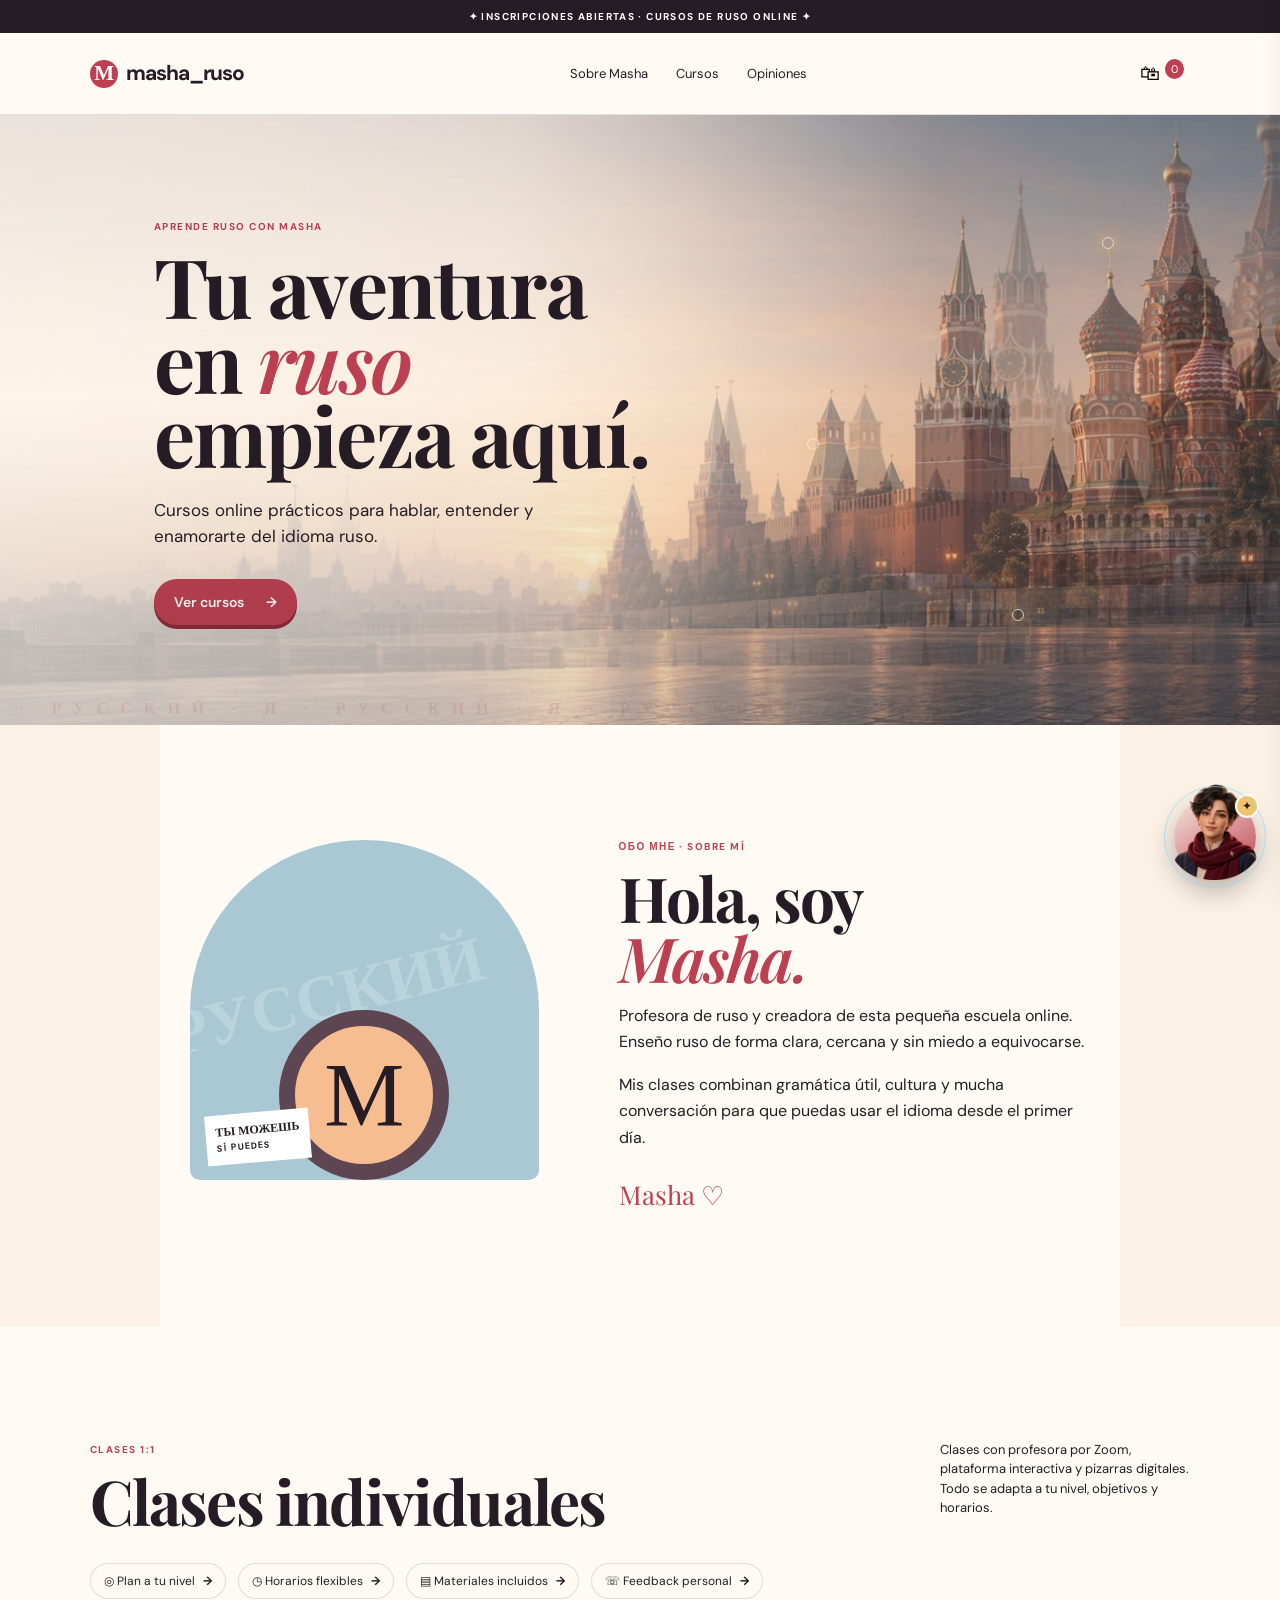
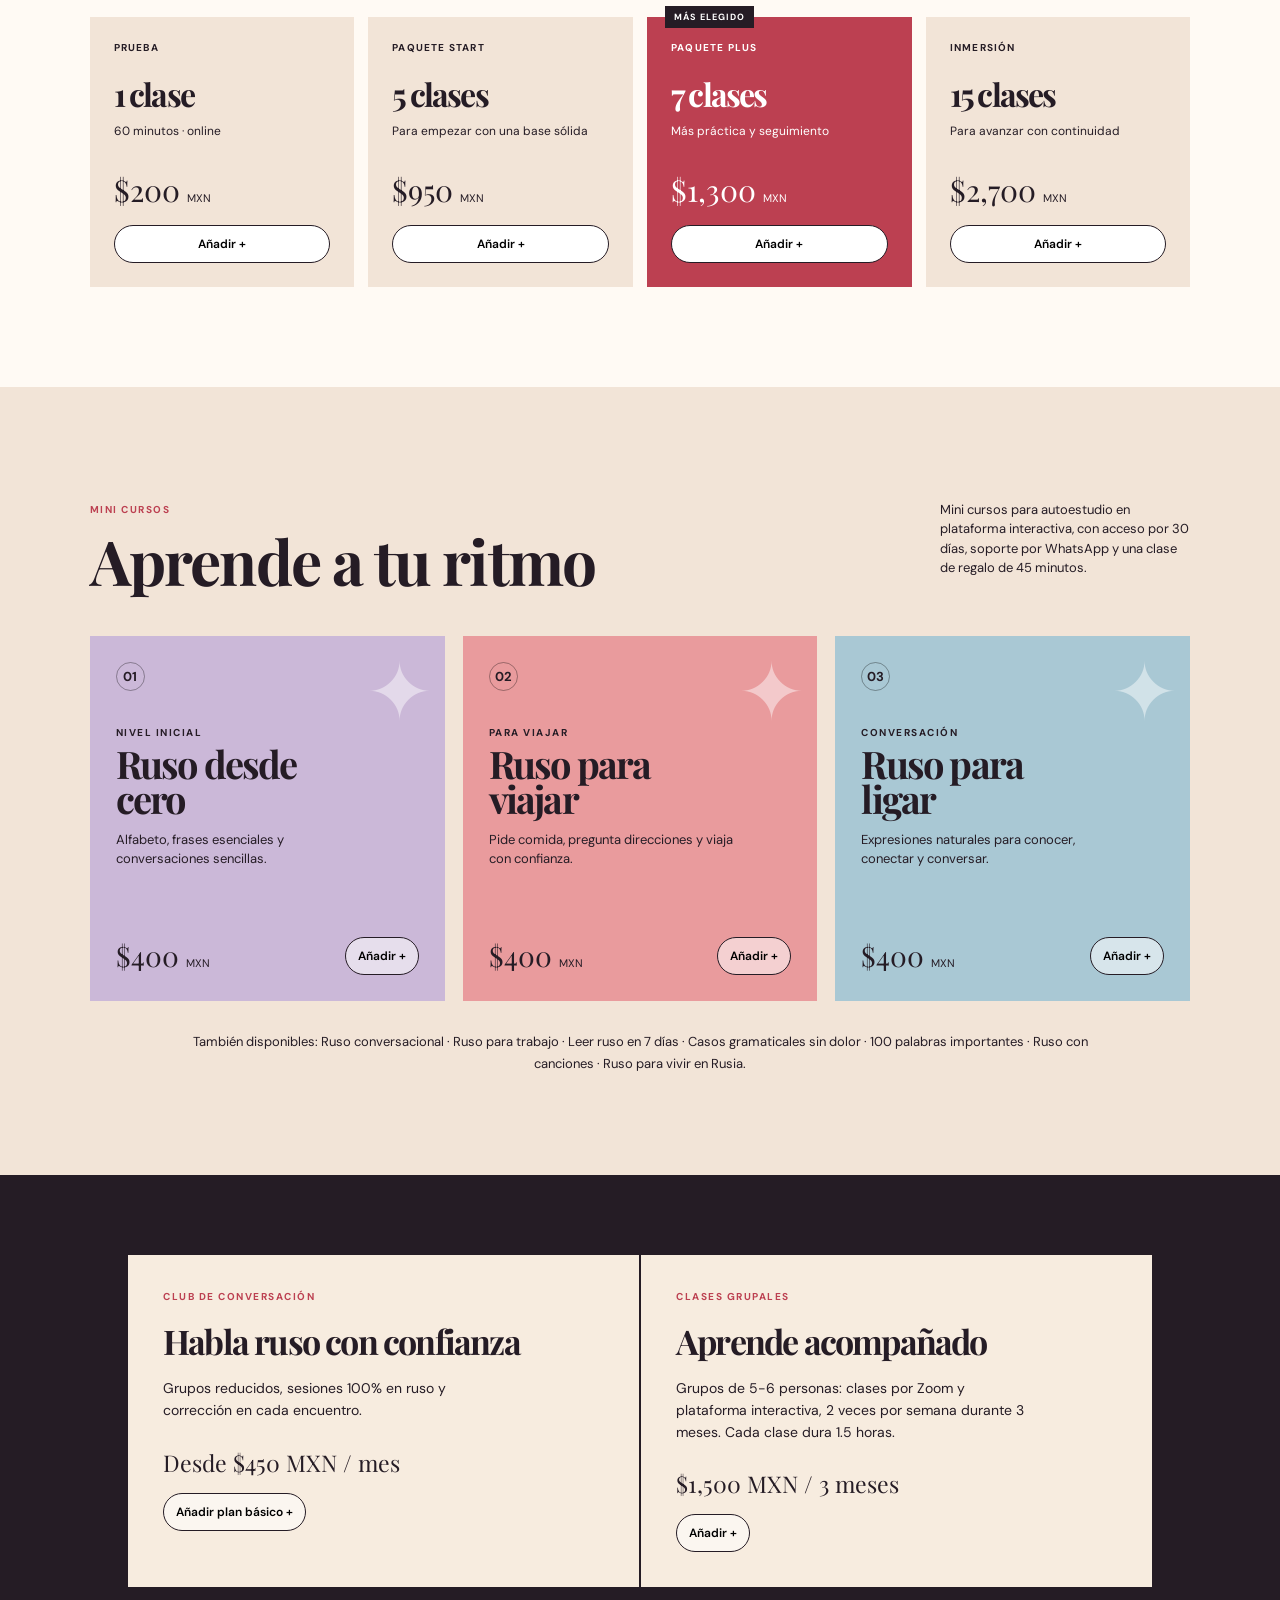
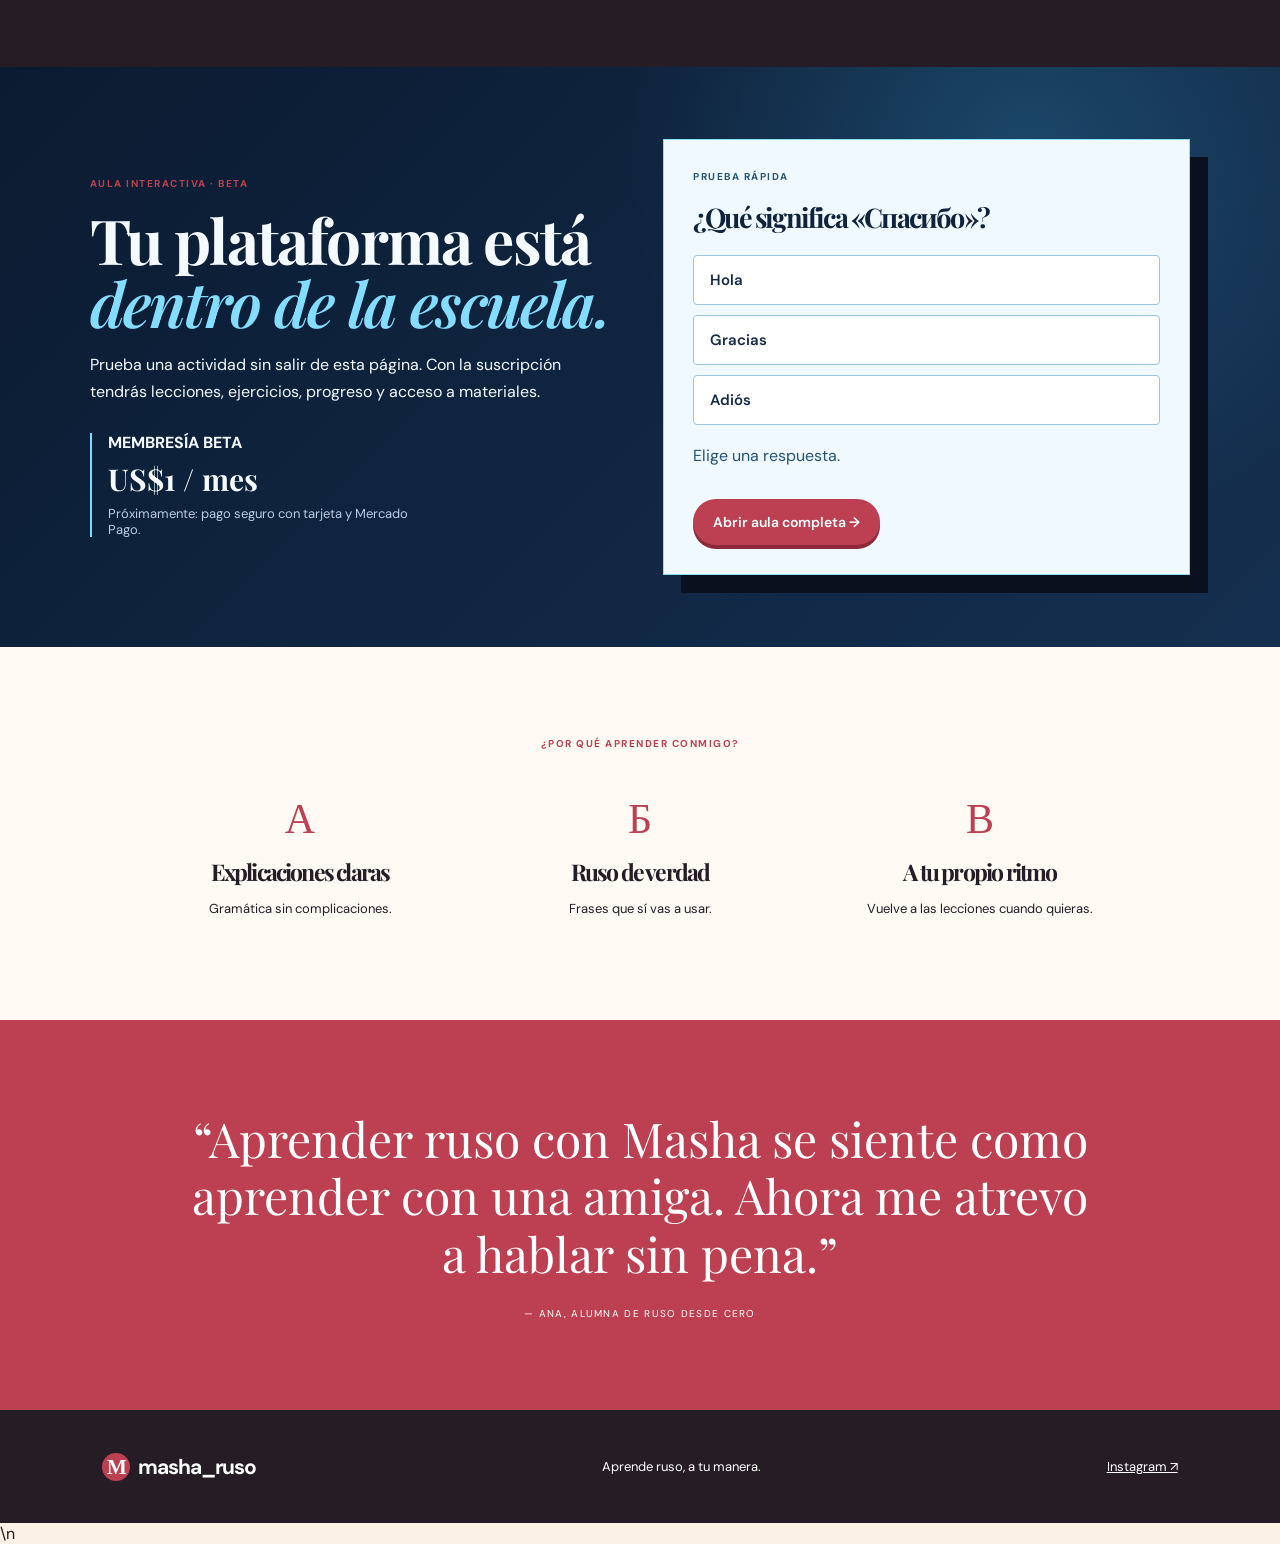
<file: index.html>
<!doctype html>
<html lang="es">
  <head>
    <meta charset="utf-8">
    <meta name="viewport" content="width=device-width,initial-scale=1">
    <title>Masha Ruso · Escuela online</title>
    <link rel="preconnect" href="https://fonts.googleapis.com">
    <link rel="preconnect" href="https://fonts.gstatic.com" crossorigin>
    <link href="https://fonts.googleapis.com/css2?family=DM+Sans:wght@400;500;600;700&family=Playfair+Display:ital,wght@0,600;0,700;1,600&display=swap" rel="stylesheet">
    <link rel="stylesheet" href="css/styles.css?v=clean-aula-19">
    <style>.private-lessons{padding:100px 7vw;background:#fffaf4}.lesson-benefits{display:flex;gap:12px;flex-wrap:wrap;max-width:1160px;margin:32px auto 18px}.lesson-benefits span{padding:9px 13px;border:1px solid #34243322;border-radius:22px;font-size:12px}.package-grid{max-width:1160px;margin:auto;display:grid;grid-template-columns:repeat(4,1fr);gap:14px}.package-grid article{padding:24px;background:#f2e4d7;min-height:270px;display:flex;flex-direction:column;position:relative}.package-grid article.recommended{background:#bc4051;color:#fff}.package-grid article>b{position:absolute;top:-11px;left:18px;background:#251c25;color:#fff;padding:5px 9px;font-size:9px;letter-spacing:1px}.package-grid p{font-size:10px;letter-spacing:1.2px;font-weight:700;margin:0 0 18px}.package-grid h3{font-size:32px}.package-grid small{font-size:12px;line-height:1.4;margin-top:8px}.package-grid strong{font:30px 'Playfair Display';margin:auto 0 15px}.package-grid em{font:11px 'DM Sans';font-style:normal}.package-grid .add{background:#fff}.more-courses{max-width:900px;margin:30px auto 0;text-align:center;font-size:13px;line-height:1.7}.service-strip{background:#251c25;padding:80px 10vw;display:grid;grid-template-columns:1fr 1fr;gap:2px}.service-strip article{background:#f7ecdf;padding:35px}.service-strip h3{font-size:34px}.service-strip article>p:not(.eyebrow){font-size:14px;line-height:1.55;max-width:350px}.service-strip strong{display:block;margin:25px 0 15px;font:23px 'Playfair Display'}@media(max-width:720px){.package-grid,.service-strip{grid-template-columns:1fr}.private-lessons{padding:70px 20px}}</style>
  </head>
  <body>
    <div class="announcement">✦ INSCRIPCIONES ABIERTAS · CURSOS DE RUSO ONLINE ✦</div>
    <header>
      <a class="brand" href="#inicio">
        <span>М</span> masha_ruso</a>
          <nav>
            <a href="#masha">Sobre Masha</a>
            <a href="#cursos">Cursos</a>
            <a href="#opiniones">Opiniones</a>
          </nav>
          <button class="cart-button" id="open-cart">🛍 <b id="cart-count">0</b>
          </button>
        </header>
        <main id="inicio">
          <section class="hero">
            <div class="hero-copy">
              <p class="eyebrow">APRENDE RUSO CON MASHA</p>
              <h1>Tu aventura<br>en <i>ruso</i>
                <br>empieza aquí.</h1>
                <p class="lead">Cursos online prácticos para hablar, entender y enamorarte del idioma ruso.</p>
                <a href="#cursos" class="button">Ver cursos <span>→</span>
                </a>
              </div>
              </section>
            <section class="about" id="masha">
              <div class="portrait">
                <div class="portrait-circle">М</div>
                <div class="star">✦</div>
                <div class="label">ТЫ МОЖЕШЬ<br>
                  <small>SÍ PUEDES</small>
                </div>
              </div>
              <div>
                <p class="eyebrow">ОБО МНЕ · SOBRE MÍ</p>
                <h2>Hola, soy<br>
                  <i>Masha.</i>
                </h2>
                <p>Profesora de ruso y creadora de esta pequeña escuela online. Enseño ruso de forma clara, cercana y sin miedo a equivocarse.</p>
                <p>Mis clases combinan gramática útil, cultura y mucha conversación para que puedas usar el idioma desde el primer día.</p>
                <div class="signature">Masha ♡</div>
              </div>
            </section>
            <section class="private-lessons" id="cursos">
              <div class="section-heading">
                <div>
                  <p class="eyebrow">CLASES 1:1</p>
                  <h2>Clases individuales</h2>
                </div>
                <p>Plan personalizado, horarios flexibles y conversación real desde la primera clase.</p>
              </div>
              <div class="lesson-benefits lesson-links">
                <a href="test-nivel.html" title="Haz el test y recibe tu nivel recomendado">◎ Plan a tu nivel <b>→</b></a>
                <a href="reservar.html" title="Elige el horario que prefieres para tu clase">◷ Horarios flexibles <b>→</b></a>
                <a href="#aula" title="Abre ejercicios dentro de esta página">▤ Materiales incluidos <b>→</b></a>
                <a href="https://wa.me/524421562187?text=Hola%20Masha%2C%20quiero%20recibir%20feedback%20personal." target="_blank" rel="noopener" title="Escríbele directamente a Masha">☏ Feedback personal <b>→</b></a>
              </div>
              <div class="package-grid">
                <article>
                  <p>PRUEBA</p>
                  <h3>1 clase</h3>
                  <small>60 minutos · online</small>
                  <strong>$200 <em>MXN</em>
                  </strong>
                  <button class="add" data-name="Clase individual - 1 clase" data-price="200">Añadir +</button>
                </article>
                <article>
                  <p>PAQUETE START</p>
                  <h3>5 clases</h3>
                  <small>Para empezar con una base sólida</small>
                  <strong>$950 <em>MXN</em>
                  </strong>
                  <button class="add" data-name="Paquete individual - 5 clases" data-price="950">Añadir +</button>
                </article>
                <article class="recommended">
                  <b>MÁS ELEGIDO</b>
                  <p>PAQUETE PLUS</p>
                  <h3>7 clases</h3>
                  <small>Más práctica y seguimiento</small>
                  <strong>$1,300 <em>MXN</em>
                  </strong>
                  <button class="add" data-name="Paquete individual - 7 clases" data-price="1300">Añadir +</button>
                </article>
                <article>
                  <p>INMERSIÓN</p>
                  <h3>15 clases</h3>
                  <small>Para avanzar con continuidad</small>
                  <strong>$2,700 <em>MXN</em>
                  </strong>
                  <button class="add" data-name="Paquete individual - 15 clases" data-price="2700">Añadir +</button>
                </article>
              </div>
            </section>
            <section class="courses">
              <div class="section-heading">
                <div>
                  <p class="eyebrow">MINI CURSOS</p>
                  <h2>Aprende a tu ritmo</h2>
                </div>
                <p>Acceso durante 30 días, ejercicios prácticos y materiales descargables.</p>
              </div>
              <div class="course-grid">
                <article class="course-card lilac">
                  <div class="course-no">01</div>
                  <p class="course-kicker">NIVEL INICIAL</p>
                  <h3>Ruso desde<br>cero</h3>
                  <p>Alfabeto, frases esenciales y conversaciones sencillas.</p>
                  <div class="course-footer">
                    <strong>$400 <small>MXN</small>
                    </strong>
                    <button class="add" data-name="Mini curso - Ruso desde cero" data-price="400">Añadir +</button>
                  </div>
                </article>
                <article class="course-card peach">
                  <div class="course-no">02</div>
                  <p class="course-kicker">PARA VIAJAR</p>
                  <h3>Ruso para<br>viajar</h3>
                  <p>Pide comida, pregunta direcciones y viaja con confianza.</p>
                  <div class="course-footer">
                    <strong>$400 <small>MXN</small>
                    </strong>
                    <button class="add" data-name="Mini curso - Ruso para viajar" data-price="400">Añadir +</button>
                  </div>
                </article>
                <article class="course-card blue">
                  <div class="course-no">03</div>
                  <p class="course-kicker">CONVERSACIÓN</p>
                  <h3>Ruso para<br>ligar</h3>
                  <p>Expresiones naturales para conocer, conectar y conversar.</p>
                  <div class="course-footer">
                    <strong>$400 <small>MXN</small>
                    </strong>
                    <button class="add" data-name="Mini curso - Ruso para ligar" data-price="400">Añadir +</button>
                  </div>
                </article>
              </div>
              <p class="more-courses">También disponibles: Ruso conversacional · Ruso para trabajo · Leer ruso en 7 días · Casos gramaticales sin dolor · 100 palabras importantes · Ruso con canciones · Ruso para vivir en Rusia.</p>
            </section>
            <section class="service-strip">
              <article>
                <p class="eyebrow">CLUB DE CONVERSACIÓN</p>
                <h3>Habla ruso con confianza</h3>
                <p>Grupos reducidos, sesiones 100% en ruso y corrección en cada encuentro.</p>
                <strong>Desde $450 MXN / mes</strong>
                <button class="add" data-name="Club de conversación - Plan básico" data-price="450">Añadir plan básico +</button>
              </article>
              <article>
                <p class="eyebrow">CLASES GRUPALES</p>
                <h3>Aprende acompañado</h3>
                <p>Programa de 3 meses, 2 clases por semana y grupos de 5-6 personas.</p>
                <strong>$1,500 MXN / 3 meses</strong>
                <button class="add" data-name="Clases grupales - 3 meses" data-price="1500">Añadir +</button>
              </article>
            </section>
            <section class="aula-home" id="aula">
              <div><p class="eyebrow">AULA INTERACTIVA · BETA</p><h2>Tu plataforma está <i>dentro de la escuela.</i></h2><p>Prueba una actividad sin salir de esta página. Con la suscripción tendrás lecciones, ejercicios, progreso y acceso a materiales.</p><div class="aula-plan"><b>MEMBRESÍA BETA</b><strong>US$1 / mes</strong><span>Próximamente: pago seguro con tarjeta y Mercado Pago.</span></div></div>
              <div class="aula-quiz"><p class="eyebrow">PRUEBA RÁPIDA</p><h3>¿Qué significa «Спасибо»?</h3><div id="aula-options"><button data-answer="no">Hola</button><button data-answer="yes">Gracias</button><button data-answer="no">Adiós</button></div><p id="aula-feedback" aria-live="polite">Elige una respuesta.</p><a href="plataforma.html?v=platform-demo-17" class="button">Abrir aula completa →</a></div>
            </section>
            <section class="reasons">
              <p class="eyebrow">¿POR QUÉ APRENDER CONMIGO?</p>
              <div class="reason-grid">
                <div>
                  <b>А</b>
                  <h3>Explicaciones claras</h3>
                  <p>Gramática sin complicaciones.</p>
                </div>
                <div>
                  <b>Б</b>
                  <h3>Ruso de verdad</h3>
                  <p>Frases que sí vas a usar.</p>
                </div>
                <div>
                  <b>В</b>
                  <h3>A tu propio ritmo</h3>
                  <p>Vuelve a las lecciones cuando quieras.</p>
                </div>
              </div>
            </section>
            <section class="testimonial" id="opiniones">
              <p>“Aprender ruso con Masha se siente como aprender con una amiga. Ahora me atrevo a hablar sin pena.”</p>
              <span>— ANA, ALUMNA DE RUSO DESDE CERO</span>
            </section>
          
    </main>
          <footer>
            <a class="brand" href="#inicio">
              <span>М</span> masha_ruso</a>
                <p>Aprende ruso, a tu manera.</p>
                <a href="https://instagram.com/masha_ruso">Instagram ↗</a>
              </footer>
              <aside class="cart" id="cart">
                <div class="cart-head">
                  <h2>Tu carrito</h2>
                  <button class="icon-button" id="close-cart">×</button>
                </div>
                <div id="cart-items" class="cart-items">
                  <p class="empty">Tu carrito está vacío.<br>Elige un curso para empezar.</p>
                </div>
                <div class="cart-bottom">
                  <div>
                    <span>Total</span>
                    <strong id="cart-total">$0 MXN</strong>
                  </div>
                  <button class="button checkout" id="checkout" disabled>Continuar a pagar <span>→</span>
                  </button>
                  <small>Pago seguro mediante Mercado Pago o Stripe.</small>
                </div>
              </aside>
              <div class="overlay" id="overlay">
              </div>
              <section class="payment-modal" id="payment-modal">
                <div>
                  <button class="icon-button modal-close" id="close-payment">×</button>
                  <p class="eyebrow">CASI LISTO</p>
                  <h2>Tu compra está<br>
                    <i>reservada.</i>
                  </h2>
                  <p>Para activar pagos reales, conecta aquí tu enlace de Mercado Pago o Stripe. El carrito ya está listo.</p>
                  <a class="button" href="https://www.mercadopago.com.mx">Ir a Mercado Pago <span>→</span>
                  </a>
                </div>
              </section>
              <button class="guide-orb" id="guide-toggle" aria-label="Abrir asistente virtual" aria-expanded="false">
    <img src="assets/virtual-guide.png" alt="Asistente virtual">
    <span>✦</span>
  </button>
  <aside class="virtual-guide" id="virtual-guide" aria-label="Asistente virtual">
    <button class="guide-close" id="guide-close" aria-label="Cerrar">×</button>
    <img class="guide-avatar" src="assets/virtual-guide.png" alt="">
    <p class="eyebrow">TU GUÍA VIRTUAL</p>
    <h3>Hola, soy <i>Nika.</i></h3>
    <p>Estoy aquí para ayudarte a encontrar tu nivel, reservar una clase o empezar a practicar ruso.</p>
    <div class="guide-actions">
      <a href="test-nivel.html">Hacer mi test de nivel <span>→</span></a>
      <a href="reservar.html">Reservar una clase <span>→</span></a>
      <a href="plataforma.html">Jugar y practicar <span>→</span></a>
      <a href="https://wa.me/524421562187?text=Hola%20Masha%2C%20tengo%20una%20pregunta%20sobre%20los%20cursos." target="_blank" rel="noopener">Hablar con Masha <span>↗</span></a>
    </div>
    <div class="guide-tools">
      <button id="guide-speak" type="button">🔊 Escuchar a Nika</button>
      <button id="guide-mic" type="button">🎙 Hablar con Nika</button>
    </div>
    <select class="guide-language" id="guide-language" aria-label="Idioma para el micrófono"><option value="es-MX">🎙 Hablar en español</option><option value="ru-RU">🎙 Говорить по-русски</option></select>
    <form class="guide-chat" id="guide-chat">
      <input id="guide-input" autocomplete="off" placeholder="Escríbele a Nika..." aria-label="Mensaje para Nika">
      <button type="submit">Enviar</button>
    </form>
    <p class="guide-message" id="guide-message">Dime o escribe: «nivel», «clase», «juego» o «WhatsApp».</p>
  </aside>
\n<script src="js/script.js?v=clean-aula-19"></script>
<script src="js/nika-home.js?v=clean-aula-19"></script>
<script src="js/aula-home.js?v=clean-aula-19"></script>
</body>
          </html>
</file>
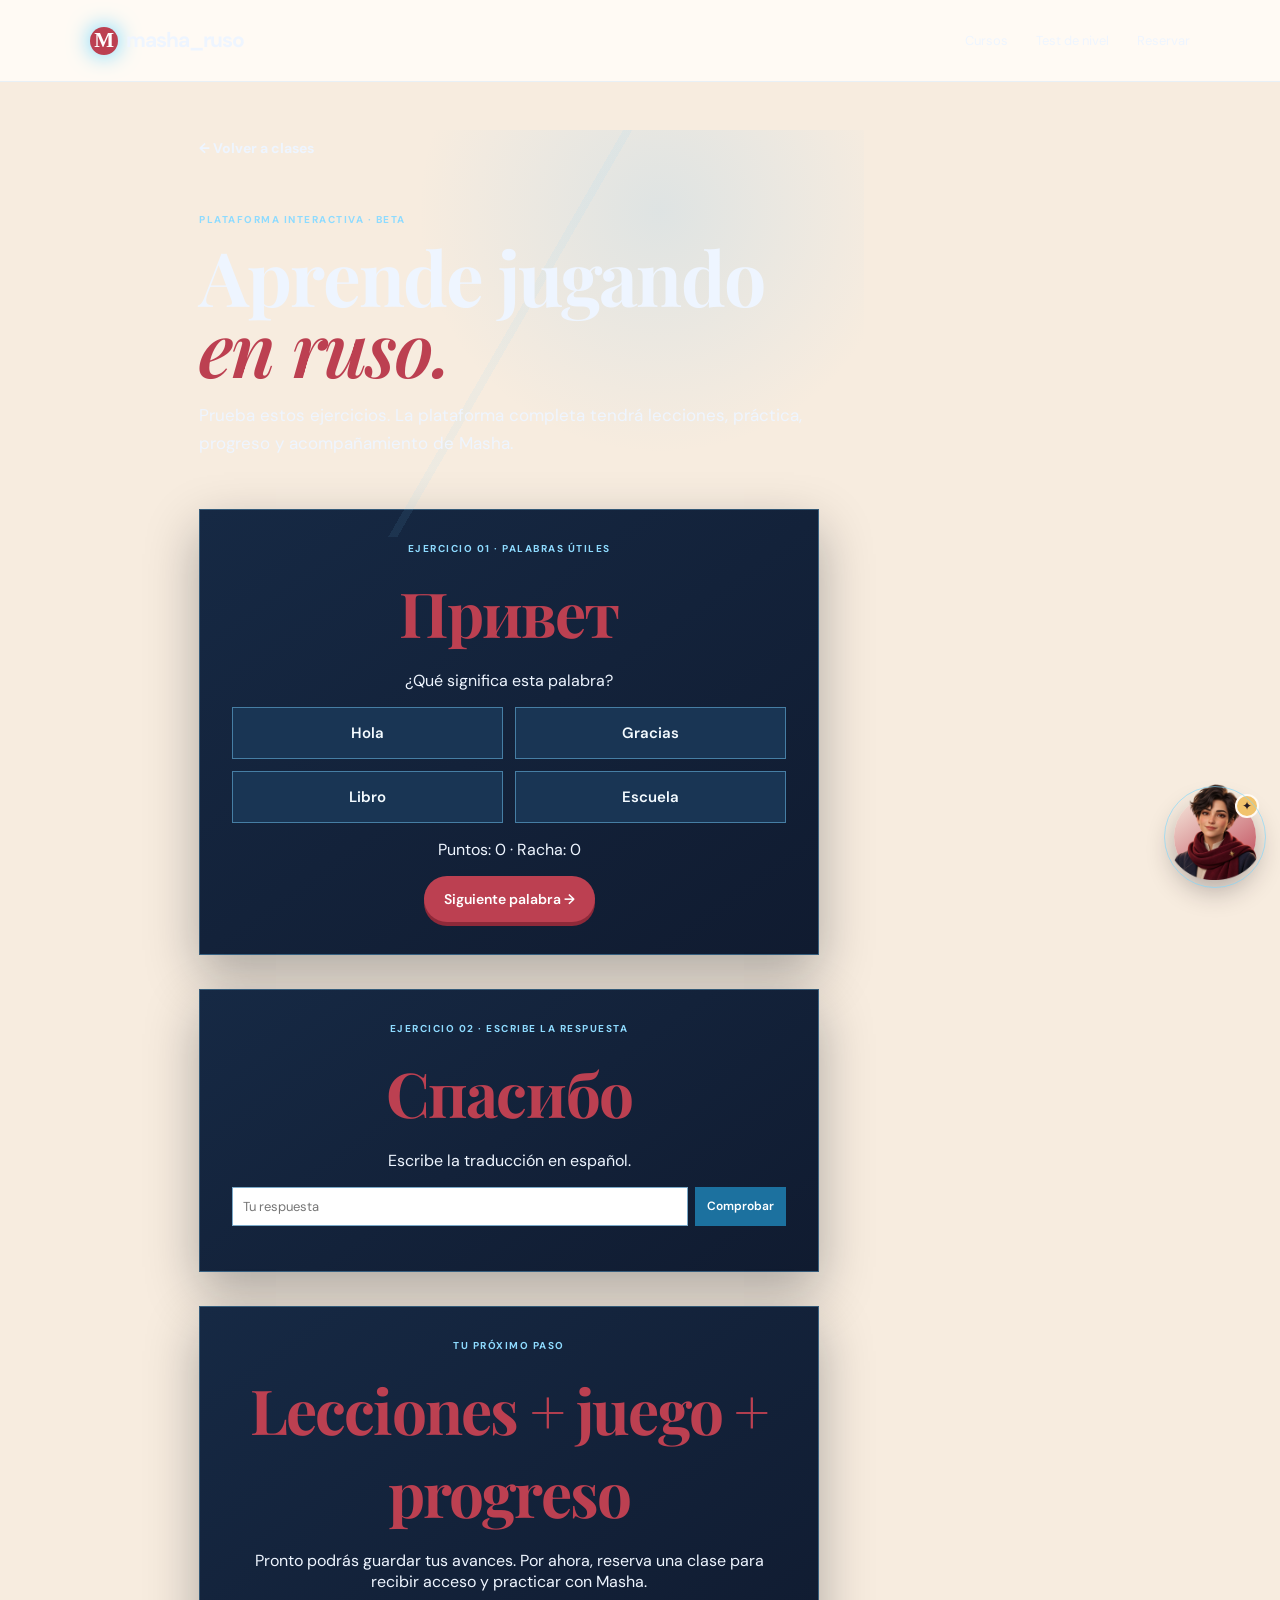
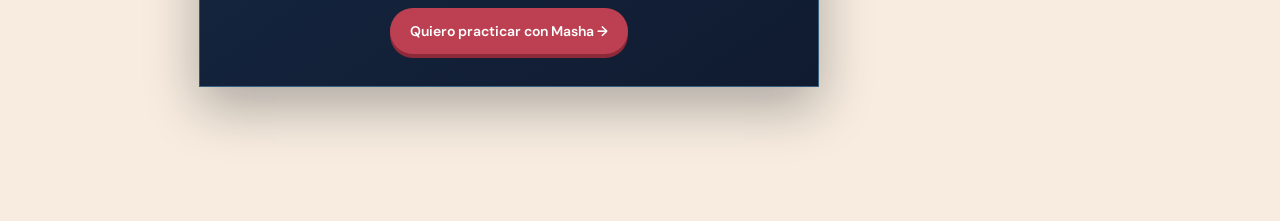
<file: plataforma.html>
<!doctype html>
<html lang="es">
<head>
  <meta charset="utf-8"><meta name="viewport" content="width=device-width,initial-scale=1">
  <title>Plataforma · Masha Ruso</title>
  <link rel="preconnect" href="https://fonts.googleapis.com"><link rel="preconnect" href="https://fonts.gstatic.com" crossorigin>
  <link href="https://fonts.googleapis.com/css2?family=DM+Sans:wght@400;500;600;700&family=Playfair+Display:ital,wght@0,600;0,700;1,600&display=swap" rel="stylesheet">
  <link rel="stylesheet" href="css/styles.css?v=platform-demo-17"><link rel="stylesheet" href="css/experiencia.css?v=platform-demo-17">
</head>
<body class="experience-page">
<header><a class="brand" href="index.html?v=nika-demo-17"><span>М</span> masha_ruso</a><nav><a href="index.html?v=nika-demo-17#cursos">Cursos</a><a href="test-nivel.html">Test de nivel</a><a href="reservar.html">Reservar</a></nav></header>
<main class="experience-main">
  <a class="back-link" href="index.html?v=nika-demo-17#cursos">← Volver a clases</a>
  <section class="experience-hero"><p class="eyebrow">PLATAFORMA INTERACTIVA · BETA</p><h1>Aprende jugando<br><i>en ruso.</i></h1><p>Prueba estos ejercicios. La plataforma completa tendrá lecciones, práctica, progreso y acompañamiento de Masha.</p></section>
  <section class="experience-card game-card"><p class="eyebrow">EJERCICIO 01 · PALABRAS ÚTILES</p><h2 id="game-word">Привет</h2><p id="game-prompt">¿Qué significa esta palabra?</p><div id="game-options" class="game-options"></div><p id="game-score">Puntos: 0 · Racha: 0</p><button class="button" id="game-next" hidden>Siguiente palabra →</button></section>
  <section class="experience-card game-card"><p class="eyebrow">EJERCICIO 02 · ESCRIBE LA RESPUESTA</p><h2>Спасибо</h2><p>Escribe la traducción en español.</p><form id="typing-exercise" class="guide-chat"><input id="typing-answer" autocomplete="off" placeholder="Tu respuesta"><button type="submit">Comprobar</button></form><p id="typing-feedback" class="guide-message"></p></section>
  <section class="experience-card game-card"><p class="eyebrow">TU PRÓXIMO PASO</p><h2>Lecciones + juego + progreso</h2><p>Pronto podrás guardar tus avances. Por ahora, reserva una clase para recibir acceso y practicar con Masha.</p><a class="button" href="reservar.html">Quiero practicar con Masha →</a></section>
</main>
<script src="js/nika-widget.js?v=nika-persistent-18"></script><script src="js/juego.js?v=platform-demo-17"></script>
</body></html>
</file>
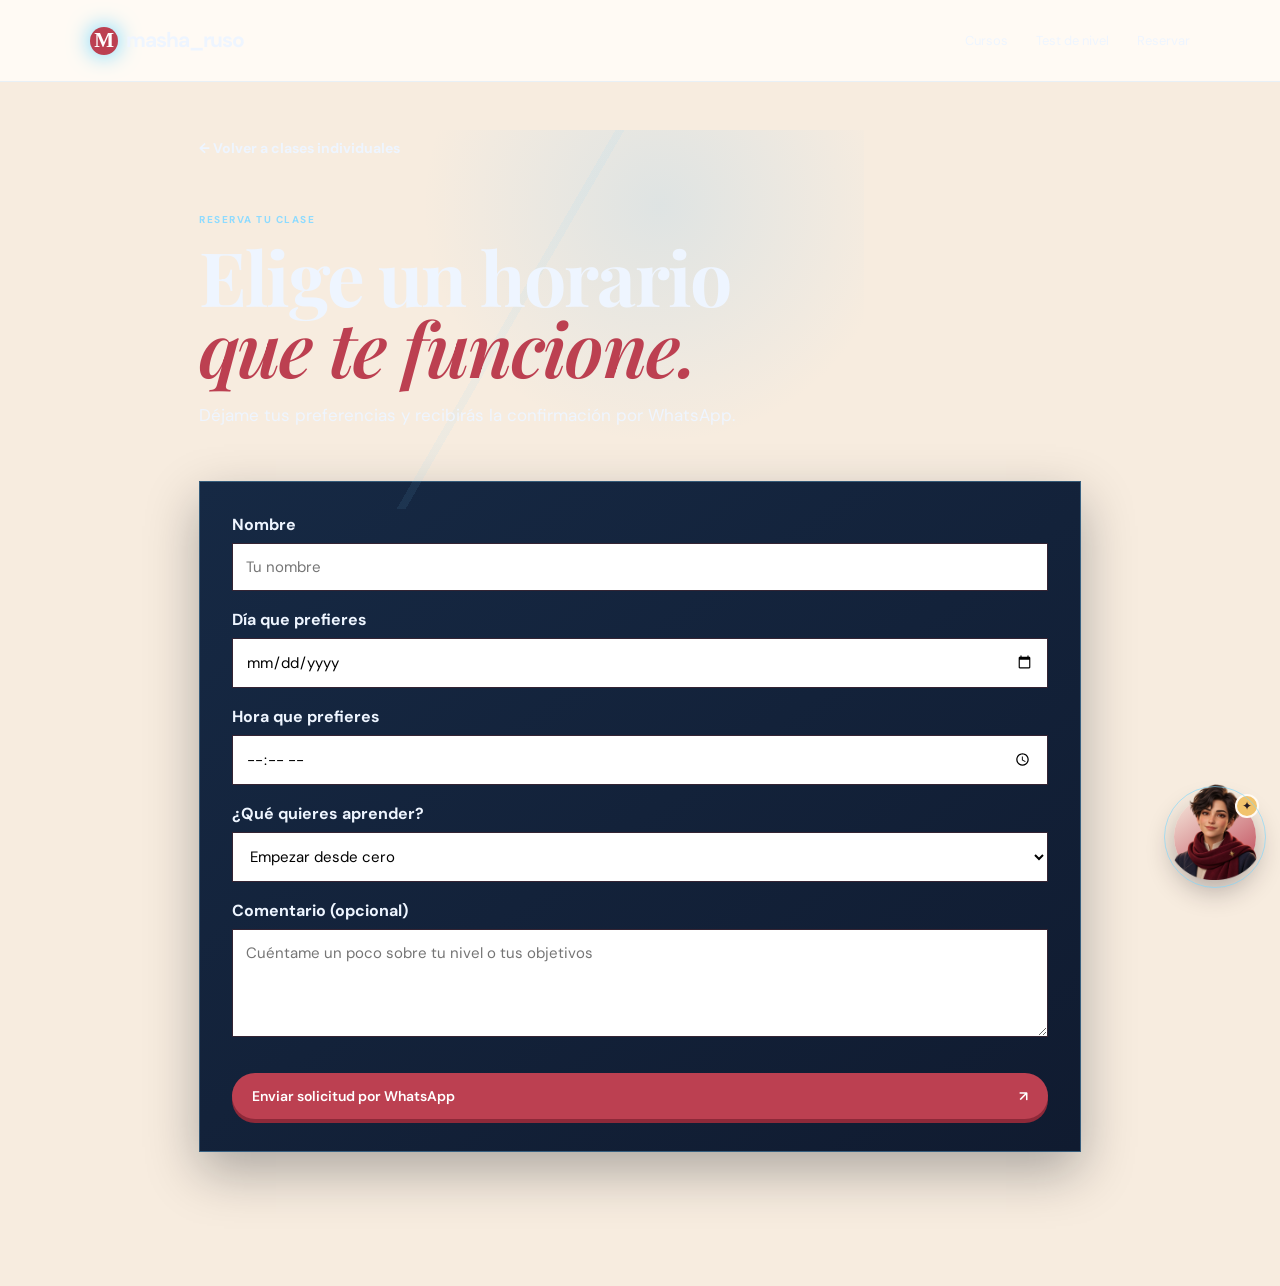
<file: reservar.html>
<!doctype html>
<html lang="es">
<head>
  <meta charset="utf-8">
  <meta name="viewport" content="width=device-width,initial-scale=1">
  <title>Masha Ruso · Escuela online</title>
  <link rel="preconnect" href="https://fonts.googleapis.com">
  <link rel="preconnect" href="https://fonts.gstatic.com" crossorigin>
  <link href="https://fonts.googleapis.com/css2?family=DM+Sans:wght@400;500;600;700&family=Playfair+Display:ital,wght@0,600;0,700;1,600&display=swap" rel="stylesheet">
  <link rel="stylesheet" href="css/styles.css?v=names-voice-12">
  <link rel="stylesheet" href="css/experiencia.css?v=names-voice-12">
</head>
<body class="experience-page">
  <header><a class="brand" href="index.html?v=names-voice-12"><span>М</span> masha_ruso</a><nav><a href="index.html?v=names-voice-12#cursos">Cursos</a><a href="test-nivel.html">Test de nivel</a><a href="reservar.html">Reservar</a></nav></header>
<main class="experience-main">
  <a class="back-link" href="index.html?v=names-voice-12#cursos">← Volver a clases individuales</a>
  <section class="experience-hero">
    <p class="eyebrow">RESERVA TU CLASE</p><h1>Elige un horario<br><i>que te funcione.</i></h1>
    <p>Déjame tus preferencias y recibirás la confirmación por WhatsApp.</p>
  </section>
  <form id="booking-form" class="experience-card booking-card">
    <label class="form-label">Nombre<input required name="name" placeholder="Tu nombre"></label>
    <label class="form-label">Día que prefieres<input required name="day" type="date"></label>
    <label class="form-label">Hora que prefieres<input required name="time" type="time"></label>
    <label class="form-label">¿Qué quieres aprender?<select name="goal"><option>Empezar desde cero</option><option>Conversación</option><option>Ruso para viajar</option><option>Prepararme para un examen</option><option>Otro objetivo</option></select></label>
    <label class="form-label">Comentario (opcional)<textarea name="note" rows="4" placeholder="Cuéntame un poco sobre tu nivel o tus objetivos"></textarea></label>
    <button class="button test-submit" type="submit">Enviar solicitud por WhatsApp <span>↗</span></button>
  </form>
</main>
<script src="js/nika-widget.js?v=nika-persistent-18"></script>
<script src="js/reservar.js?v=nika-persistent-18"></script>
</body></html>
</file>
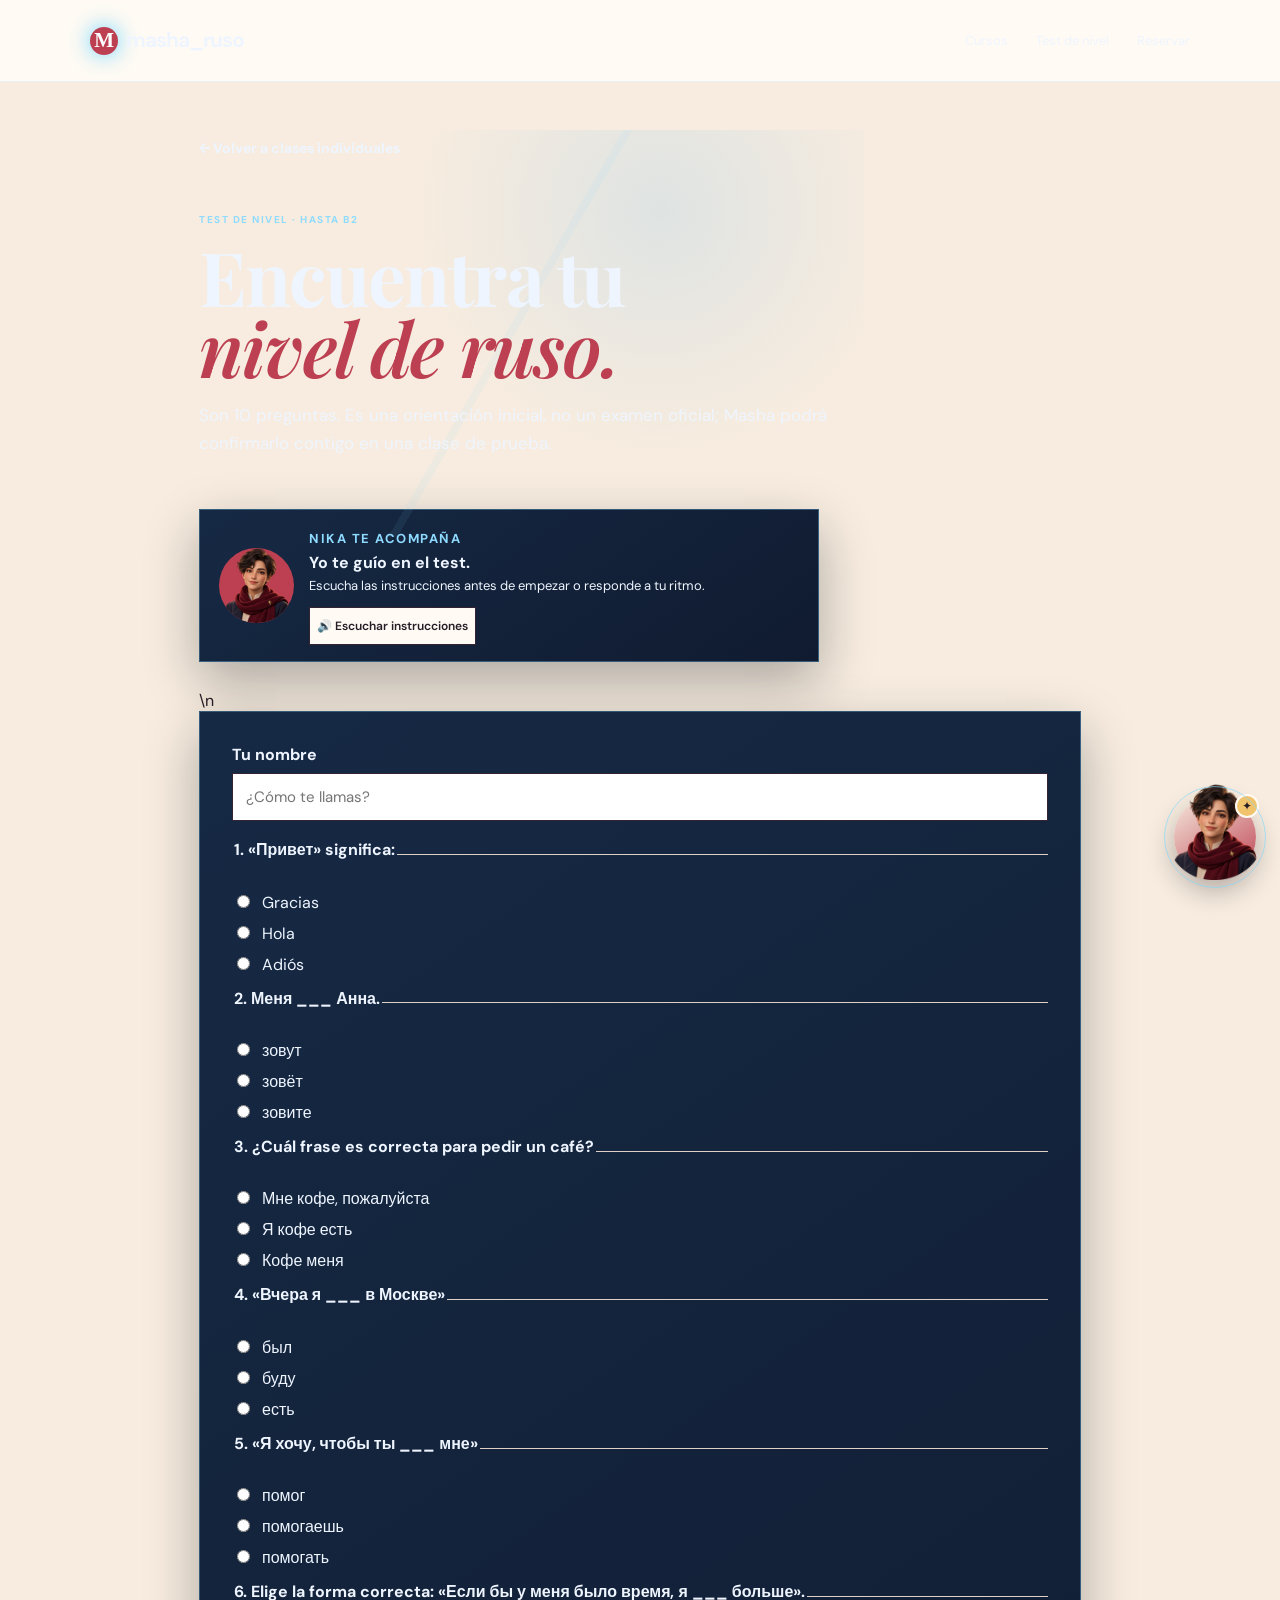
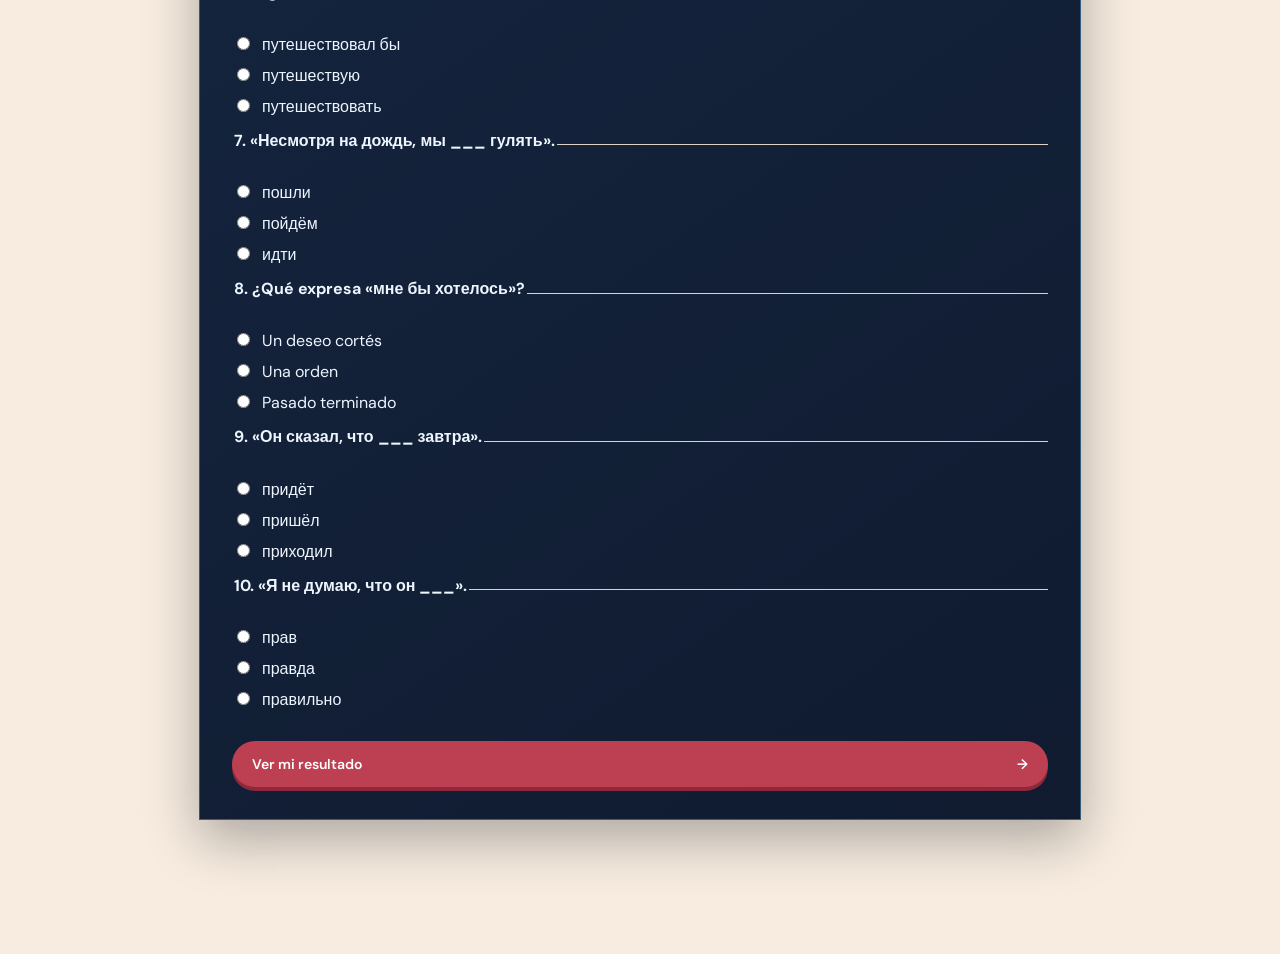
<file: test-nivel.html>
<!doctype html>
<html lang="es">
<head>
  <meta charset="utf-8">
  <meta name="viewport" content="width=device-width,initial-scale=1">
  <title>Masha Ruso · Escuela online</title>
  <link rel="preconnect" href="https://fonts.googleapis.com">
  <link rel="preconnect" href="https://fonts.gstatic.com" crossorigin>
  <link href="https://fonts.googleapis.com/css2?family=DM+Sans:wght@400;500;600;700&family=Playfair+Display:ital,wght@0,600;0,700;1,600&display=swap" rel="stylesheet">
  <link rel="stylesheet" href="css/styles.css?v=test-instructions-14">
  <link rel="stylesheet" href="css/experiencia.css?v=test-instructions-14">
</head>
<body class="experience-page">
  <header><a class="brand" href="index.html?v=test-instructions-14"><span>М</span> masha_ruso</a><nav><a href="index.html?v=test-instructions-14#cursos">Cursos</a><a href="test-nivel.html">Test de nivel</a><a href="reservar.html">Reservar</a></nav></header>
<main class="experience-main">
  <a class="back-link" href="index.html?v=test-instructions-14#cursos">← Volver a clases individuales</a>
  <section class="experience-hero">
    <p class="eyebrow">TEST DE NIVEL · HASTA B2</p>
    <h1>Encuentra tu<br><i>nivel de ruso.</i></h1>
    <p>Son 10 preguntas. Es una orientación inicial, no un examen oficial; Masha podrá confirmarlo contigo en una clase de prueba.</p>
  </section>
  <section class="test-nika" aria-label="Nika te acompaña durante el test"><img src="assets/virtual-guide.png" alt=""><div><p class="eyebrow">NIKA TE ACOMPAÑA</p><strong>Yo te guío en el test.</strong><p>Escucha las instrucciones antes de empezar o responde a tu ritmo.</p><button id="test-guide-speak" type="button">🔊 Escuchar instrucciones</button></div></section>\n  <form id="b2-test" class="experience-card quiz-card">
    <label class="form-label">Tu nombre<input required name="name" placeholder="¿Cómo te llamas?"></label>
    <fieldset><legend>1. «Привет» significa:</legend><label><input type="radio" name="q1" value="a"> Gracias</label><label><input type="radio" name="q1" value="b"> Hola</label><label><input type="radio" name="q1" value="c"> Adiós</label></fieldset>
    <fieldset><legend>2. Меня ___ Анна.</legend><label><input type="radio" name="q2" value="a"> зовут</label><label><input type="radio" name="q2" value="b"> зовёт</label><label><input type="radio" name="q2" value="c"> зовите</label></fieldset>
    <fieldset><legend>3. ¿Cuál frase es correcta para pedir un café?</legend><label><input type="radio" name="q3" value="a"> Мне кофе, пожалуйста</label><label><input type="radio" name="q3" value="b"> Я кофе есть</label><label><input type="radio" name="q3" value="c"> Кофе меня</label></fieldset>
    <fieldset><legend>4. «Вчера я ___ в Москве»</legend><label><input type="radio" name="q4" value="a"> был</label><label><input type="radio" name="q4" value="b"> буду</label><label><input type="radio" name="q4" value="c"> есть</label></fieldset>
    <fieldset><legend>5. «Я хочу, чтобы ты ___ мне»</legend><label><input type="radio" name="q5" value="a"> помог</label><label><input type="radio" name="q5" value="b"> помогаешь</label><label><input type="radio" name="q5" value="c"> помогать</label></fieldset>
    <fieldset><legend>6. Elige la forma correcta: «Если бы у меня было время, я ___ больше».</legend><label><input type="radio" name="q6" value="a"> путешествовал бы</label><label><input type="radio" name="q6" value="b"> путешествую</label><label><input type="radio" name="q6" value="c"> путешествовать</label></fieldset>
    <fieldset><legend>7. «Несмотря на дождь, мы ___ гулять».</legend><label><input type="radio" name="q7" value="a"> пошли</label><label><input type="radio" name="q7" value="b"> пойдём</label><label><input type="radio" name="q7" value="c"> идти</label></fieldset>
    <fieldset><legend>8. ¿Qué expresa «мне бы хотелось»?</legend><label><input type="radio" name="q8" value="a"> Un deseo cortés</label><label><input type="radio" name="q8" value="b"> Una orden</label><label><input type="radio" name="q8" value="c"> Pasado terminado</label></fieldset>
    <fieldset><legend>9. «Он сказал, что ___ завтра».</legend><label><input type="radio" name="q9" value="a"> придёт</label><label><input type="radio" name="q9" value="b"> пришёл</label><label><input type="radio" name="q9" value="c"> приходил</label></fieldset>
    <fieldset><legend>10. «Я не думаю, что он ___».</legend><label><input type="radio" name="q10" value="a"> прав</label><label><input type="radio" name="q10" value="b"> правда</label><label><input type="radio" name="q10" value="c"> правильно</label></fieldset>
    <button class="button test-submit" type="submit">Ver mi resultado <span>→</span></button>
  </form>
  <section id="b2-result" class="result-panel" aria-live="polite"></section>
</main>
<script src="js/nika-widget.js?v=nika-persistent-18"></script>
<script src="js/test-nivel.js?v=test-instructions-14"></script>
</body>
</html>
</file>
<file: css/styles.css>
:root{
  --ink:#251c25;
  --cream:#fbf1e5;
  --red:#bc4051;
  --pink:#e99b9d;
  --lilac:#cbb8d8;
  --blue:#a9c8d4;
  --line:#34243322
}
*{
  box-sizing:border-box
}
html{
  scroll-behavior:smooth
}
body{
  margin:0;
  color:var(--ink);
  font-family:'DM Sans',sans-serif;
  background:var(--cream)
}
.announcement{
  background:var(--ink);
  color:#fff;
  text-align:center;
  padding:10px;
  font-size:10px;
  letter-spacing:1.4px;
  font-weight:700
}
header{
  height:82px;
  padding:0 7vw;
  display:flex;
  align-items:center;
  justify-content:space-between;
  border-bottom:1px solid var(--line);
  background:#fffaf4;
  position:sticky;
  top:0;
  z-index:5
}
.brand{
  font-size:21px;
  font-weight:700;
  text-decoration:none;
  color:var(--ink);
  letter-spacing:-1px
}
.brand span{
  background:var(--red);
  color:#fff;
  border-radius:50%;
  display:inline-grid;
  place-items:center;
  width:28px;
  height:28px;
  font-family:Georgia;
  margin-right:4px
}
nav{
  display:flex;
  gap:28px
}
nav a{
  font-size:13px;
  text-decoration:none;
  color:var(--ink)
}
.cart-button,.icon-button{
  border:0;
  background:none;
  font-size:20px;
  cursor:pointer
}
.cart-button b{
  background:var(--red);
  color:#fff;
  border-radius:50%;
  font:11px 'DM Sans';
  padding:3px 6px;
  vertical-align:top
}
.hero{
  min-height:610px;
  display:grid;
  grid-template-columns:1.15fr .85fr;
  position:relative;
  overflow:hidden;
  isolation:isolate;
  background:linear-gradient(90deg,rgba(255,250,244,.96) 0%,rgba(255,250,244,.84) 40%,rgba(255,250,244,.18) 73%),url("../assets/red-square-3d-hero.jpg") center / cover no-repeat,var(--cream)
}
.hero:after{
  content:'Я · РУССКИЙ · Я · РУССКИЙ · Я · РУССКИЙ';
  position:absolute;
  bottom:7px;
  left:-20px;
  color:#bc405122;
  font:700 16px Georgia;
  letter-spacing:12px;
  white-space:nowrap
}
.hero-copy{
  padding:105px 5vw 75px 12vw;
  position:relative;
  z-index:1
}
.eyebrow{
  font-size:10px;
  color:var(--red);
  font-weight:700;
  letter-spacing:1.5px;
  margin:0 0 15px
}
h1,h2,h3{
  font-family:'Playfair Display',Georgia,serif;
  letter-spacing:-1.8px;
  margin:0
}
h1{
  font-size:clamp(52px,6.4vw,84px);
  line-height:.91
}
h1 i,h2 i{
  color:var(--red);
  font-weight:600
}
.lead{
  font-size:17px;
  line-height:1.55;
  max-width:410px;
  margin:25px 0 30px
}
.button{
  background:var(--red);
  color:#fff;
  border:0;
  border-radius:28px;
  padding:14px 20px;
  text-decoration:none;
  font:600 14px 'DM Sans';
  display:inline-flex;
  gap:22px;
  align-items:center;
  cursor:pointer;
  box-shadow:0 4px 0 #8e2939
}
.postcard{
  width:330px;
  height:420px;
  background:var(--pink);
  margin:auto;
  align-self:center;
  transform:rotate(5deg);
  border:8px solid #fff8eb;
  box-shadow:14px 14px 0 #b8505c22;
  position:relative;
  text-align:center;
  overflow:hidden
}
.postcard-top,.postcard-bottom{
  font-size:9px;
  letter-spacing:2px;
  font-weight:bold;
  position:relative;
  z-index:2
}
.postcard-bottom{
  position:absolute;
  bottom:7px;
  width:100%
}
.arches{
  position:absolute;
  bottom:-15px;
  left:12px;
  display:flex;
  gap:6px
}
.arches span{
  display:block;
  width:96px;
  height:285px;
  border-radius:70px 70px 0 0;
  background:#fbe3b8;
  border:6px solid #bc4051
}
.arches span:nth-child(2){
  background:#a8c6d1;
  height:220px
}
.postcard-title{
  font:600 49px/.83 'Playfair Display';
  position:relative;
  z-index:2;
  margin:50px 0 0
}
.postcard-title i{
  font-size:32px;
  color:#fff
}
.flower{
  position:absolute;
  right:12px;
  top:135px;
  font-size:53px;
  color:#fff
}
.about{
  display:grid;
  grid-template-columns:.85fr 1.15fr;
  gap:80px;
  max-width:960px;
  margin:auto;
  padding:115px 30px;
  background:#fffaf4
}
.about h2,.section-heading h2{
  font-size:clamp(42px,5vw,62px);
  line-height:.96
}
.about p:not(.eyebrow){
  font-size:16px;
  line-height:1.65;
  max-width:480px
}
.portrait{
  height:340px;
  background:var(--blue);
  border-radius:50% 50% 10px 10px;
  position:relative;
  overflow:hidden
}
.portrait:before{
  content:'РУССКИЙ';
  position:absolute;
  font:700 64px Georgia;
  color:#fff3;
  top:120px;
  left:-25px;
  transform:rotate(-14deg)
}
.portrait-circle{
  width:170px;
  height:170px;
  border-radius:50%;
  background:#f6bd91;
  color:var(--ink);
  display:grid;
  place-items:center;
  font:90px Georgia;
  position:absolute;
  bottom:0;
  left:50%;
  transform:translateX(-50%);
  border:16px solid #5d4651
}
.star{
  position:absolute;
  right:16px;
  top:22px;
  font-size:36px;
  color:var(--red)
}
.label{
  position:absolute;
  bottom:18px;
  left:16px;
  background:#fff;
  padding:10px;
  font:700 12px Georgia;
  transform:rotate(-5deg)
}
.label small{
  font:700 9px 'DM Sans';
  letter-spacing:1px
}
.signature{
  font:26px 'Playfair Display';
  color:var(--red);
  margin-top:26px
}
.courses{
  padding:100px 7vw;
  background:#f2e4d7
}
.section-heading{
  max-width:1160px;
  margin:auto;
  display:flex;
  justify-content:space-between;
  align-items:end
}
.section-heading>p{
  max-width:250px;
  font-size:13px;
  line-height:1.5
}
.course-grid{
  max-width:1160px;
  margin:45px auto 0;
  display:grid;
  grid-template-columns:repeat(3,1fr);
  gap:18px
}
.course-card{
  min-height:365px;
  padding:26px;
  display:flex;
  flex-direction:column;
  position:relative;
  overflow:hidden
}
.course-card:after{
  content:'✦';
  position:absolute;
  right:12px;
  top:5px;
  font-size:80px;
  color:#fff7
}
.lilac{
  background:var(--lilac)
}
.peach{
  background:var(--pink)
}
.blue{
  background:var(--blue)
}
.course-no{
  font-size:13px;
  font-weight:700;
  border:1px solid #0005;
  border-radius:50%;
  width:29px;
  height:29px;
  display:grid;
  place-items:center
}
.course-kicker{
  font-size:10px;
  letter-spacing:1.5px;
  font-weight:bold;
  margin:35px 0 8px
}
.course-card h3{
  font-size:38px;
  line-height:.92
}
.course-card>p:not(.course-kicker){
  font-size:13px;
  line-height:1.5;
  max-width:250px
}
.course-footer{
  margin-top:auto;
  display:flex;
  justify-content:space-between;
  align-items:center
}
.course-footer strong{
  font:28px 'Playfair Display'
}
.course-footer small{
  font:11px 'DM Sans'
}
.add{
  border:1px solid var(--ink);
  background:#fff8;
  border-radius:25px;
  padding:10px 12px;
  font:600 12px 'DM Sans';
  cursor:pointer
}
.reasons{
  padding:90px 10vw;
  background:#fffaf4;
  text-align:center
}
.reason-grid{
  display:grid;
  grid-template-columns:repeat(3,1fr);
  max-width:1000px;
  margin:45px auto 0;
  gap:20px
}
.reason-grid b{
  font:42px Georgia;
  color:var(--red)
}
.reason-grid h3{
  font-size:23px;
  margin:13px
}
.reason-grid p{
  font-size:13px
}
.testimonial{
  background:var(--red);
  color:#fff;
  padding:90px 15%;
  text-align:center
}
.testimonial p{
  font:clamp(28px,4vw,48px)/1.2 'Playfair Display';
  margin:0
}
.testimonial span{
  font-size:10px;
  letter-spacing:1.3px;
  display:block;
  margin-top:25px
}
footer{
  background:var(--ink);
  color:#fff;
  padding:35px 8%;
  display:flex;
  justify-content:space-between;
  align-items:center;
  font-size:13px
}
footer .brand,footer a{
  color:#fff
}
.cart{
  position:fixed;
  right:0;
  top:0;
  width:min(420px,100%);
  height:100vh;
  background:#fffaf4;
  z-index:10;
  transform:translateX(105%);
  transition:.35s;
  padding:28px;
  display:flex;
  flex-direction:column;
  box-shadow:-10px 0 30px #0002
}
.cart.open{
  transform:none
}
.cart-head{
  display:flex;
  justify-content:space-between;
  align-items:center;
  border-bottom:1px solid var(--line);
  padding-bottom:18px
}
.cart-head h2{
  font-size:35px
}
.icon-button{
  font-size:31px
}
.cart-items{
  flex:1;
  padding:20px 0
}
.empty{
  color:#777;
  line-height:1.6
}
.cart-item{
  display:flex;
  justify-content:space-between;
  padding:13px 0;
  border-bottom:1px solid var(--line);
  font-size:14px
}
.cart-item button{
  border:0;
  background:none;
  color:var(--red);
  cursor:pointer
}
.cart-bottom{
  border-top:1px solid var(--line);
  padding-top:18px
}
.cart-bottom>div{
  display:flex;
  justify-content:space-between;
  align-items:center;
  margin-bottom:17px
}
.cart-bottom strong{
  font:26px 'Playfair Display'
}
.checkout{
  width:100%;
  justify-content:space-between
}
.checkout:disabled{
  background:#bcb6b2;
  box-shadow:none;
  cursor:not-allowed
}
.cart-bottom small{
  display:block;
  text-align:center;
  color:#777;
  font-size:10px;
  margin-top:14px
}
.overlay{
  position:fixed;
  inset:0;
  background:#0005;
  z-index:9;
  display:none
}
.overlay.show{
  display:block
}
.payment-modal{
  position:fixed;
  display:none;
  place-items:center;
  inset:0;
  background:#0008;
  z-index:12;
  padding:20px
}
.payment-modal.show{
  display:grid
}
.payment-modal>div{
  background:var(--cream);
  max-width:480px;
  padding:45px;
  position:relative
}
.payment-modal h2{
  font-size:46px;
  line-height:.95;
  margin-bottom:20px
}
.payment-modal p:not(.eyebrow){
  line-height:1.6
}
.modal-close{
  position:absolute;
  right:15px;
  top:10px
}
@media(max-width:720px){
  header{
    padding:0 20px;
    height:68px
  }
  nav{
    display:none
  }
  .hero{
    grid-template-columns:1fr;
    min-height:auto
  }
  .hero-copy{
    padding:72px 28px 35px
  }
  .postcard{
    width:250px;
    height:315px;
    margin:20px auto 60px
  }
  .postcard-title{
    font-size:39px;
    margin-top:34px
  }
  .arches span{
    width:71px;
    height:220px
  }
  .arches span:nth-child(2){
    height:170px
  }
  .about{
    grid-template-columns:1fr;
    gap:35px;
    padding:70px 25px
  }
  .portrait{
    height:280px
  }
  .courses{
    padding:70px 20px
  }
  .section-heading{
    display:block
  }
  .section-heading>p{
    margin-top:15px
  }
  .course-grid,.reason-grid{
    grid-template-columns:1fr
  }
  .course-card{
    min-height:310px
  }
  .reasons{
    padding:70px 25px
  }
  .testimonial{
    padding:70px 25px
  }
  footer{
    display:block
  }
  footer p{
    margin:17px 0
  }
}

/* Mini-game motion: layered parallax above the Red Square image */
.hero{
  --scene-x:0px;
  --scene-y:0px;
  --card-x:0px;
  --card-y:0px;
}
.hero:before{
  content:"";
  position:absolute;
  inset:-34px;
  z-index:0;
  pointer-events:none;
  background:linear-gradient(90deg,rgba(255,250,244,.50),rgba(255,250,244,.08)),url("../assets/red-square-3d-hero.jpg") center / cover no-repeat;
  opacity:.34;
  transform:translate3d(var(--scene-x),var(--scene-y),0) scale(1.06);
  transition:transform .5s cubic-bezier(.2,.7,.2,1);
}
.hero > *{
  position:relative;
  z-index:1;
}
.hero:after{
  z-index:2;
  pointer-events:none;
}
.postcard{
  transform:rotate(5deg) translate3d(var(--card-x),var(--card-y),0);
  transition:transform .55s cubic-bezier(.2,.72,.2,1),box-shadow .35s ease;
}
.postcard:hover{
  box-shadow:20px 24px 0 #8b313940;
}
.hero-spark{
  position:absolute;
  z-index:2;
  width:12px;
  height:12px;
  border:1px solid rgba(255,239,199,.88);
  border-radius:50%;
  box-shadow:0 0 18px rgba(255,192,91,.75);
  pointer-events:none;
  animation:hero-sparkle var(--speed) ease-in-out infinite alternate;
}
.hero-spark:nth-of-type(1){top:20%;right:13%;--speed:3.4s}
.hero-spark:nth-of-type(2){top:53%;right:36%;--speed:4.2s}
.hero-spark:nth-of-type(3){bottom:17%;right:20%;--speed:2.8s}
@keyframes hero-sparkle{
  from{opacity:.25;transform:translateY(0) scale(.65)}
  to{opacity:1;transform:translateY(-18px) scale(1.25)}
}
@media (prefers-reduced-motion:reduce){
  .hero:before,.postcard{transition:none}
  .hero-spark{animation:none}
}

/* Atmospheric layer over Red Square */
.hero{
  grid-template-columns:1fr;
}
.weather{
  position:absolute;
  inset:0;
  z-index:3;
  overflow:hidden;
  pointer-events:none;
}
.rain-drop{
  position:absolute;
  top:-13%;
  width:1px;
  height:46px;
  background:linear-gradient(transparent,rgba(231,241,255,.72));
  transform:rotate(13deg);
  opacity:.55;
  animation:rain-fall linear infinite;
}
.falling-leaf{
  position:absolute;
  top:-14%;
  color:#a23c2d;
  font-size:clamp(16px,2vw,28px);
  filter:drop-shadow(0 3px 2px rgba(38,22,18,.2));
  opacity:.82;
  animation:leaf-fall var(--leaf-speed) cubic-bezier(.32,.12,.58,.9) infinite;
}
@keyframes rain-fall{
  to{transform:translate3d(-110px,690px,0) rotate(13deg);opacity:.12}
}
@keyframes leaf-fall{
  0%{transform:translate3d(0,0,0) rotate(0deg);opacity:0}
  8%{opacity:.82}
  55%{transform:translate3d(var(--leaf-drift),400px,0) rotate(210deg)}
  100%{transform:translate3d(calc(var(--leaf-drift) * -1),760px,0) rotate(430deg);opacity:0}
}
@media (prefers-reduced-motion:reduce){
  .rain-drop,.falling-leaf{animation:none;display:none}
}

/* More natural weather: layered rain and autumn leaves */
.weather{
  background:linear-gradient(180deg,rgba(23,31,39,.08),transparent 46%,rgba(29,22,17,.12));
}
.rain-drop{
  width:1.3px;
  height:var(--rain-length);
  background:linear-gradient(to bottom,transparent 0%,rgba(213,231,242,.82) 55%,rgba(255,255,255,.94) 100%);
  opacity:.56;
  filter:blur(.15px);
  transform:rotate(14deg);
  animation:rain-fall var(--rain-speed) linear infinite;
}
.rain-drop.rain-front{
  width:1.8px;
  opacity:.83;
  filter:blur(.35px);
  box-shadow:0 0 7px rgba(204,230,244,.38);
}
.falling-leaf{
  width:var(--leaf-size);
  height:calc(var(--leaf-size) * .62);
  color:transparent;
  background:linear-gradient(135deg,var(--leaf-color),#5e231b);
  border-radius:100% 0 100% 0;
  box-shadow:inset -3px -2px 5px rgba(42,14,8,.24),0 3px 7px rgba(32,19,13,.28);
  opacity:.9;
  animation:leaf-fall var(--leaf-speed) cubic-bezier(.3,.08,.62,.94) infinite;
}
.falling-leaf:after{
  content:"";
  position:absolute;
  width:8px;
  height:1px;
  background:#593329;
  right:-6px;
  bottom:0;
  transform:rotate(-28deg);
  transform-origin:left;
}
@keyframes rain-fall{
  from{transform:translate3d(0,-15vh,0) rotate(14deg);opacity:0}
  9%{opacity:var(--rain-opacity)}
  to{transform:translate3d(-150px,118vh,0) rotate(14deg);opacity:.08}
}
@keyframes leaf-fall{
  0%{transform:translate3d(0,-12vh,0) rotate(20deg);opacity:0}
  8%{opacity:.88}
  35%{transform:translate3d(var(--leaf-drift),30vh,0) rotate(170deg)}
  68%{transform:translate3d(var(--leaf-return),66vh,0) rotate(320deg)}
  100%{transform:translate3d(var(--leaf-drift),112vh,0) rotate(520deg);opacity:0}
}

/* Level test and WhatsApp recommendation */
.level-test{
  background:#251c25;
  color:#fffaf4;
  padding:100px 10vw;
  display:grid;
  grid-template-columns:.78fr 1.22fr;
  gap:55px;
  align-items:start;
}
.level-test .eyebrow{color:#ef9a91}
.level-test h2{font-size:clamp(42px,5vw,64px)}
.level-test h2 i{color:#ef9a91}
.test-intro>p:not(.eyebrow){font-size:16px;line-height:1.65;max-width:380px}
.test-intro span{display:inline-block;margin-top:17px;color:#f0c793;font-size:13px}
.test-card{background:#fffaf4;color:#251c25;padding:30px;box-shadow:14px 14px 0 #bc4051;border-radius:3px}
.student-name{display:block;font-weight:700;font-size:14px;margin-bottom:24px}
.student-name input{display:block;width:100%;padding:13px 14px;margin-top:8px;border:1px solid #342433;background:#fff;border-radius:2px;font:15px 'DM Sans'}
.test-card fieldset{border:0;border-top:1px solid #d7cbc1;padding:18px 0 7px;margin:0}
.test-card legend{font-weight:700;font-size:15px;line-height:1.4;padding:0 0 9px}
.test-card fieldset label{display:block;padding:7px 0;font-size:14px;cursor:pointer}
.test-card input[type="radio"]{accent-color:#bc4051;margin-right:8px}
.test-submit{margin-top:18px;width:100%;justify-content:space-between}
.test-result{grid-column:2;background:#ead4bd;color:#251c25;display:none;padding:30px;border-left:5px solid #bc4051}
.test-result.show{display:block}
.test-result h3{font-size:34px;margin:7px 0 12px}
.test-result p{line-height:1.55}
.whatsapp-result{margin-top:16px;background:#25d366;box-shadow:none;justify-content:center}
@media(max-width:720px){
  .level-test{grid-template-columns:1fr;padding:75px 24px;gap:28px}
  .test-result{grid-column:auto}
  .test-card{padding:22px}
}

/* Linked individual-class benefits */
.lesson-benefits a{padding:9px 13px;border:1px solid #34243322;border-radius:22px;font-size:12px;text-decoration:none;color:#251c25;background:#fffaf4;transition:transform .2s ease,background .2s ease,box-shadow .2s ease}.lesson-benefits a:hover{transform:translateY(-3px);background:#bc4051;color:#fff;box-shadow:0 5px 0 #7d2734}.lesson-benefits a b{margin-left:5px}

/* Floating virtual guide */
.guide-orb{position:fixed;right:24px;bottom:22px;width:82px;height:82px;border:0;border-radius:50%;background:linear-gradient(145deg,#f7ecdf,#bc4051);padding:0;cursor:pointer;z-index:30;box-shadow:0 12px 28px #251c2555;transition:transform .25s ease,box-shadow .25s ease;overflow:visible}.guide-orb:hover{transform:translateY(-5px) scale(1.04);box-shadow:0 18px 34px #251c2566}.guide-orb img{width:96px;height:96px;object-fit:cover;object-position:center 22%;position:absolute;bottom:-2px;left:-7px}.guide-orb span{position:absolute;right:-3px;top:-2px;background:#f1c36c;color:#251c25;border:2px solid #fffaf4;border-radius:50%;width:24px;height:24px;display:grid;place-items:center;font-size:12px}.virtual-guide{position:fixed;right:24px;bottom:118px;width:min(345px,calc(100vw - 38px));background:#fffaf4;color:#251c25;padding:25px 25px 22px;z-index:31;box-shadow:0 20px 55px #251c2550;border:1px solid #d2b9a5;transform:translateY(16px) scale(.96);opacity:0;visibility:hidden;transition:.26s ease}.virtual-guide.show{right:auto;bottom:auto;left:50%;top:50%;transform:translate(-50%,-50%) scale(1);opacity:1;visibility:visible;animation:nika-arrival .42s cubic-bezier(.2,.9,.25,1.15)}@keyframes nika-arrival{from{transform:translate(40%,-15%) scale(.35);opacity:0}to{transform:translate(-50%,-50%) scale(1);opacity:1}}.guide-close{position:absolute;right:13px;top:9px;border:0;background:none;font-size:27px;cursor:pointer;color:#342433}.guide-avatar{position:absolute;width:104px;height:104px;object-fit:cover;object-position:center 20%;right:20px;top:-60px;filter:drop-shadow(0 8px 8px #251c2533)}.virtual-guide h3{font-size:36px;margin:5px 0 9px}.virtual-guide h3 i{color:#bc4051}.virtual-guide>p:not(.eyebrow){font-size:14px;line-height:1.55;max-width:260px}.guide-actions{display:grid;gap:8px;margin-top:18px}.guide-actions a{display:flex;justify-content:space-between;gap:8px;text-decoration:none;color:#251c25;background:#f3e4d7;padding:11px 12px;font:600 13px 'DM Sans';transition:background .2s,color .2s}.guide-actions a:hover{background:#bc4051;color:#fff}@media(max-width:720px){.guide-orb{right:15px;bottom:15px;width:70px;height:70px}.guide-orb img{width:84px;height:84px;left:-7px}.virtual-guide{right:15px;bottom:99px}.virtual-guide.show{left:50%;top:50%;right:auto;bottom:auto}}
/* Voice controls for Nika */
.guide-tools{display:grid;grid-template-columns:1fr 1fr;gap:8px;margin-top:10px}.guide-tools button,.test-nika button{border:1px solid #342433;background:#fffaf4;color:#251c25;padding:10px 7px;font:600 12px 'DM Sans';cursor:pointer}.guide-tools button:hover,.test-nika button:hover{background:#251c25;color:#fffaf4}.guide-message{margin:13px 0 0!important;font-size:12px!important;color:#7b4d41}.test-nika{display:flex;gap:15px;align-items:center;background:#e8d0b9;padding:16px 19px;margin:0 0 28px;max-width:620px}.test-nika img{width:75px;height:75px;object-fit:cover;object-position:center 20%;border-radius:50%;background:#bc4051}.test-nika p{margin:4px 0;font-size:13px;line-height:1.45}.test-nika button{margin-top:7px;background:#fffaf4}@media(max-width:720px){.guide-tools{grid-template-columns:1fr}.test-nika{align-items:flex-start}}
/* Tech learning atmosphere and Nika interaction */
.experience-page{background:#101a2b;color:#eef5ff}.experience-page header{background:#101a2be8;border-color:#8cc8ff33}.experience-page .brand,.experience-page nav a,.experience-page .back-link{color:#eef5ff}.experience-page .brand span{box-shadow:0 0 22px #64d4ff}.experience-page .experience-card,.experience-page .test-nika{background:linear-gradient(145deg,#162944,#101b30);border:1px solid #7bd3ff55;box-shadow:0 20px 50px #030a154d}.experience-page .experience-hero{position:relative;isolation:isolate}.experience-page .experience-hero:before{content:"";position:absolute;inset:-28px -15px;background:radial-gradient(circle at 70% 20%,#6fbdf52e,transparent 42%),linear-gradient(120deg,transparent 0 48%,#7bd3ff14 48% 49%,transparent 49% 100%);z-index:-1}.experience-page .eyebrow{color:#8edbff}.experience-page h1,.experience-page h2,.experience-page p,.experience-page strong,.experience-page legend,.experience-page label{color:#eef5ff}.experience-page .game-options button{background:#193554;color:#f4fbff;border-color:#7bd3ff77}.experience-page .game-options button:hover{background:#3a9bd2}.guide-orb{z-index:90;animation:nika-pulse 2.8s ease-in-out infinite}.guide-orb:after{content:"";position:absolute;inset:-10px;border:1px solid #7ad7ff99;border-radius:50%;animation:nika-ring 2.8s ease-out infinite}.virtual-guide{z-index:100;border:1px solid #7ad7ff;background:linear-gradient(145deg,#fffdf9,#e7f5ff);overflow:visible}.virtual-guide.show{box-shadow:0 0 0 100vmax #07101ab0,0 30px 80px #06101ddd}.virtual-guide.show:before{content:"";position:absolute;inset:-2px;border:1px solid #ffffffaa;pointer-events:none}.guide-chat{display:grid;grid-template-columns:1fr auto;gap:7px;margin-top:10px}.guide-chat input{min-width:0;border:1px solid #7aa9c8;padding:10px;font:13px 'DM Sans';background:#fff}.guide-chat button{border:0;background:#1c719f;color:#fff;padding:10px 12px;font:600 12px 'DM Sans';cursor:pointer}@keyframes nika-pulse{50%{transform:translateY(-6px) scale(1.04);box-shadow:0 18px 34px #43c5ff66}}@keyframes nika-ring{0%,35%{transform:scale(.8);opacity:0}55%{opacity:.9}100%{transform:scale(1.3);opacity:0}}
/* Persistent Nika and the in-page classroom */
.guide-orb.launch{animation:nika-launch .7s cubic-bezier(.2,.9,.2,1) both!important;pointer-events:none}@keyframes nika-launch{0%{transform:translate3d(0,0,0) scale(1) rotate(0)}35%{transform:translate3d(-24vw,-22vh,120px) scale(1.35) rotate(-10deg)}70%{transform:translate3d(-31vw,-31vh,180px) scale(.7) rotate(7deg);opacity:.15}100%{transform:translate3d(-31vw,-31vh,180px) scale(.15);opacity:0}}.virtual-guide.show{animation:nika-arrival .62s cubic-bezier(.16,1,.3,1)!important}.virtual-guide.show .guide-avatar{animation:nika-avatar .8s .1s both}@keyframes nika-avatar{from{transform:translateY(42px) scale(.75);opacity:0}to{transform:none;opacity:1}}.guide-language{width:100%;border:1px solid #7aa9c8;background:#fff;padding:8px;font:12px 'DM Sans';margin:8px 0 0}.aula-home{display:grid;grid-template-columns:1fr 1fr;gap:46px;background:radial-gradient(circle at 80% 15%,#44c6ff33,transparent 35%),linear-gradient(135deg,#0b1b31,#152f50);color:#f4faff;padding:72px max(7vw,30px);align-items:center}.aula-home h2{font-size:clamp(36px,5vw,62px);line-height:1.02;margin:10px 0 18px}.aula-home h2 i{color:#84ddff}.aula-home p{max-width:530px;line-height:1.65}.aula-plan{display:grid;gap:4px;border-left:2px solid #78dfff;padding-left:16px;margin-top:27px}.aula-plan strong{font:700 28px 'Playfair Display'}.aula-plan span{font-size:13px;color:#b7cee5}.aula-quiz{background:#eff9ff;color:#10223c;padding:29px;border:1px solid #8ae0ff;box-shadow:18px 18px 0 #0a101d}.aula-quiz h3{font:700 27px 'Playfair Display';margin:7px 0 22px}.aula-quiz .eyebrow,.aula-quiz p{color:#265273}.aula-quiz .button{margin-top:15px}.aula-quiz #aula-options{display:grid;gap:8px}.aula-quiz #aula-options button{font:600 15px 'DM Sans';padding:12px;text-align:left;background:#fff;border:1px solid #9fc5dd;color:#162946;cursor:pointer}.aula-quiz #aula-options button:hover,.aula-quiz #aula-options button.correct{background:#44b986;color:#fff;border-color:#44b986}.aula-quiz #aula-options button.wrong{background:#cc6d71;color:#fff;border-color:#cc6d71}@media(max-width:760px){.aula-home{grid-template-columns:1fr;padding:52px 24px}.aula-quiz{box-shadow:9px 9px 0 #0a101d}.guide-orb.launch{animation:none!important;opacity:0}.virtual-guide.show{width:min(345px,calc(100vw - 24px))}}
/* Aula layout repair */
.aula-home{box-sizing:border-box!important}.aula-home>div{min-width:0!important}.aula-home .aula-plan{display:flex!important;flex-direction:column!important;align-items:flex-start!important;gap:7px!important;margin:28px 0 0!important;line-height:1.2!important}.aula-home .aula-plan>b,.aula-home .aula-plan>strong,.aula-home .aula-plan>span{display:block!important;white-space:normal!important}.aula-home .aula-plan>strong{font-size:30px!important;letter-spacing:.01em!important}.aula-home .aula-plan>span{max-width:330px!important}.aula-home .aula-quiz{box-sizing:border-box!important;display:block!important;min-width:0!important}.aula-home .aula-quiz h3{display:block!important;line-height:1.2!important}.aula-home .aula-quiz #aula-options{display:grid!important;grid-template-columns:1fr!important;gap:10px!important;margin:18px 0!important}.aula-home .aula-quiz #aula-options button{display:block!important;width:100%!important;box-sizing:border-box!important;padding:14px 16px!important;border-radius:4px!important}.aula-home .aula-quiz #aula-feedback{display:block!important;margin:14px 0!important;min-height:22px!important}@media(max-width:900px){.aula-home{grid-template-columns:1fr!important}.aula-home .aula-quiz{max-width:590px!important}}
</file>
<file: css/experiencia.css>
.experience-page{background:#f7ecdf;color:#251c25}.experience-page header{background:#fffaf4}.experience-main{max-width:930px;margin:auto;padding:55px 24px 100px}.back-link{color:#bc4051;text-decoration:none;font-weight:700;font-size:14px}.experience-hero{max-width:650px;padding:55px 0 35px}.experience-hero h1{font-size:clamp(46px,7vw,75px);line-height:.95}.experience-hero h1 i{color:#bc4051}.experience-hero>p:not(.eyebrow){line-height:1.65;font-size:17px}.experience-card{background:#fffaf4;padding:32px;box-shadow:14px 14px 0 #bc4051;margin-bottom:34px}.form-label{display:block;font-weight:700;margin-bottom:18px}.form-label input,.form-label select,.form-label textarea{display:block;width:100%;font:15px 'DM Sans';padding:13px;margin-top:8px;border:1px solid #342433;background:#fff}.quiz-card fieldset{border:0;border-top:1px solid #dfd1c6;margin:0;padding:17px 0 8px}.quiz-card legend{font-weight:700;line-height:1.4;padding-bottom:8px}.quiz-card fieldset label{display:block;padding:5px 0}.quiz-card input[type=radio]{accent-color:#bc4051;margin-right:8px}.result-panel{display:none;background:#e8d0b9;padding:28px;border-left:5px solid #bc4051}.result-panel.show{display:block}.result-panel h2{font-size:38px}.whatsapp-result{background:#25d366;box-shadow:none;margin-top:12px}.game-card{text-align:center;max-width:620px}.game-card h2{font-size:62px;color:#bc4051;margin:16px}.game-options{display:grid;grid-template-columns:repeat(2,1fr);gap:12px}.game-options button{font:600 15px 'DM Sans';padding:15px;border:1px solid #342433;background:#fffaf4;cursor:pointer}.game-options button:hover{background:#bc4051;color:#fff}.game-options button.correct{background:#297a54;color:#fff}.game-options button.wrong{background:#bc4051;color:#fff}@media(max-width:720px){.experience-page header nav{display:none}.experience-main{padding:36px 20px 70px}.experience-card{padding:22px;box-shadow:8px 8px 0 #bc4051}.game-options{grid-template-columns:1fr}.experience-hero{padding-top:42px}}
</file>
